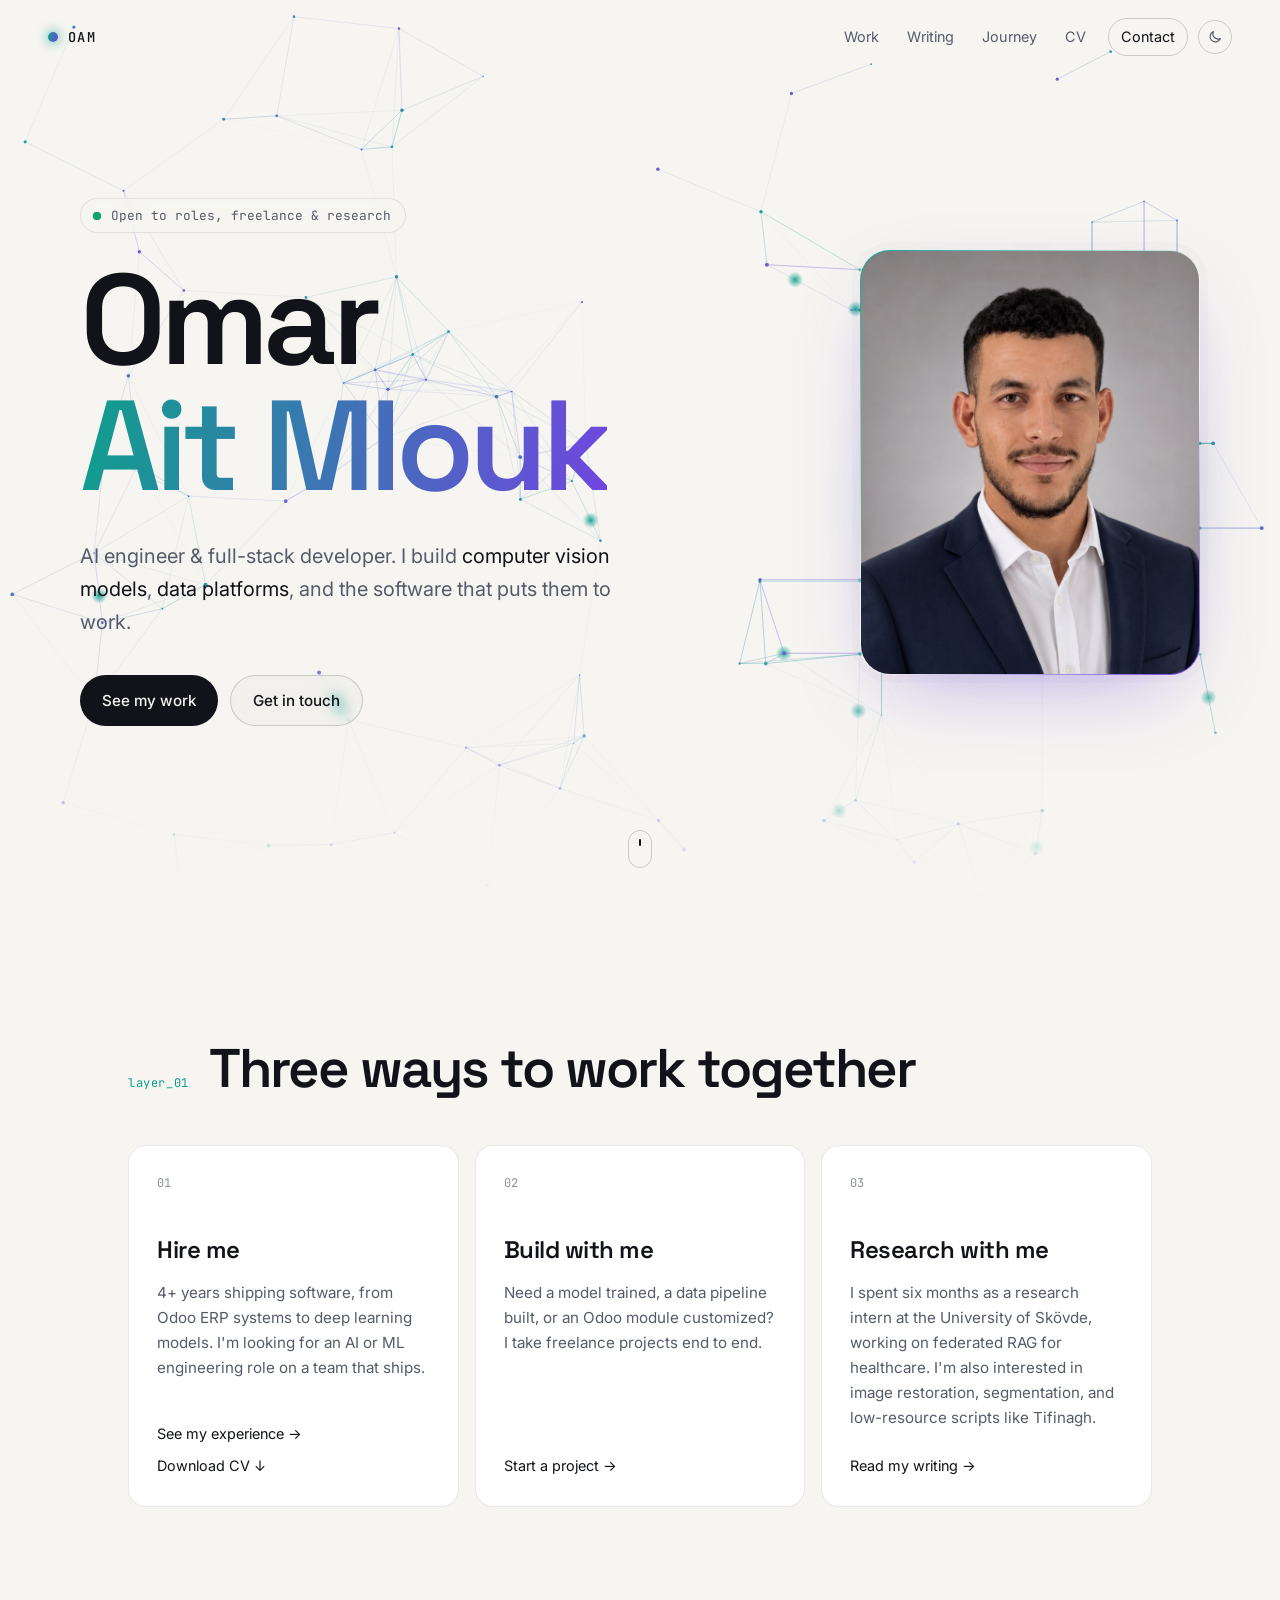
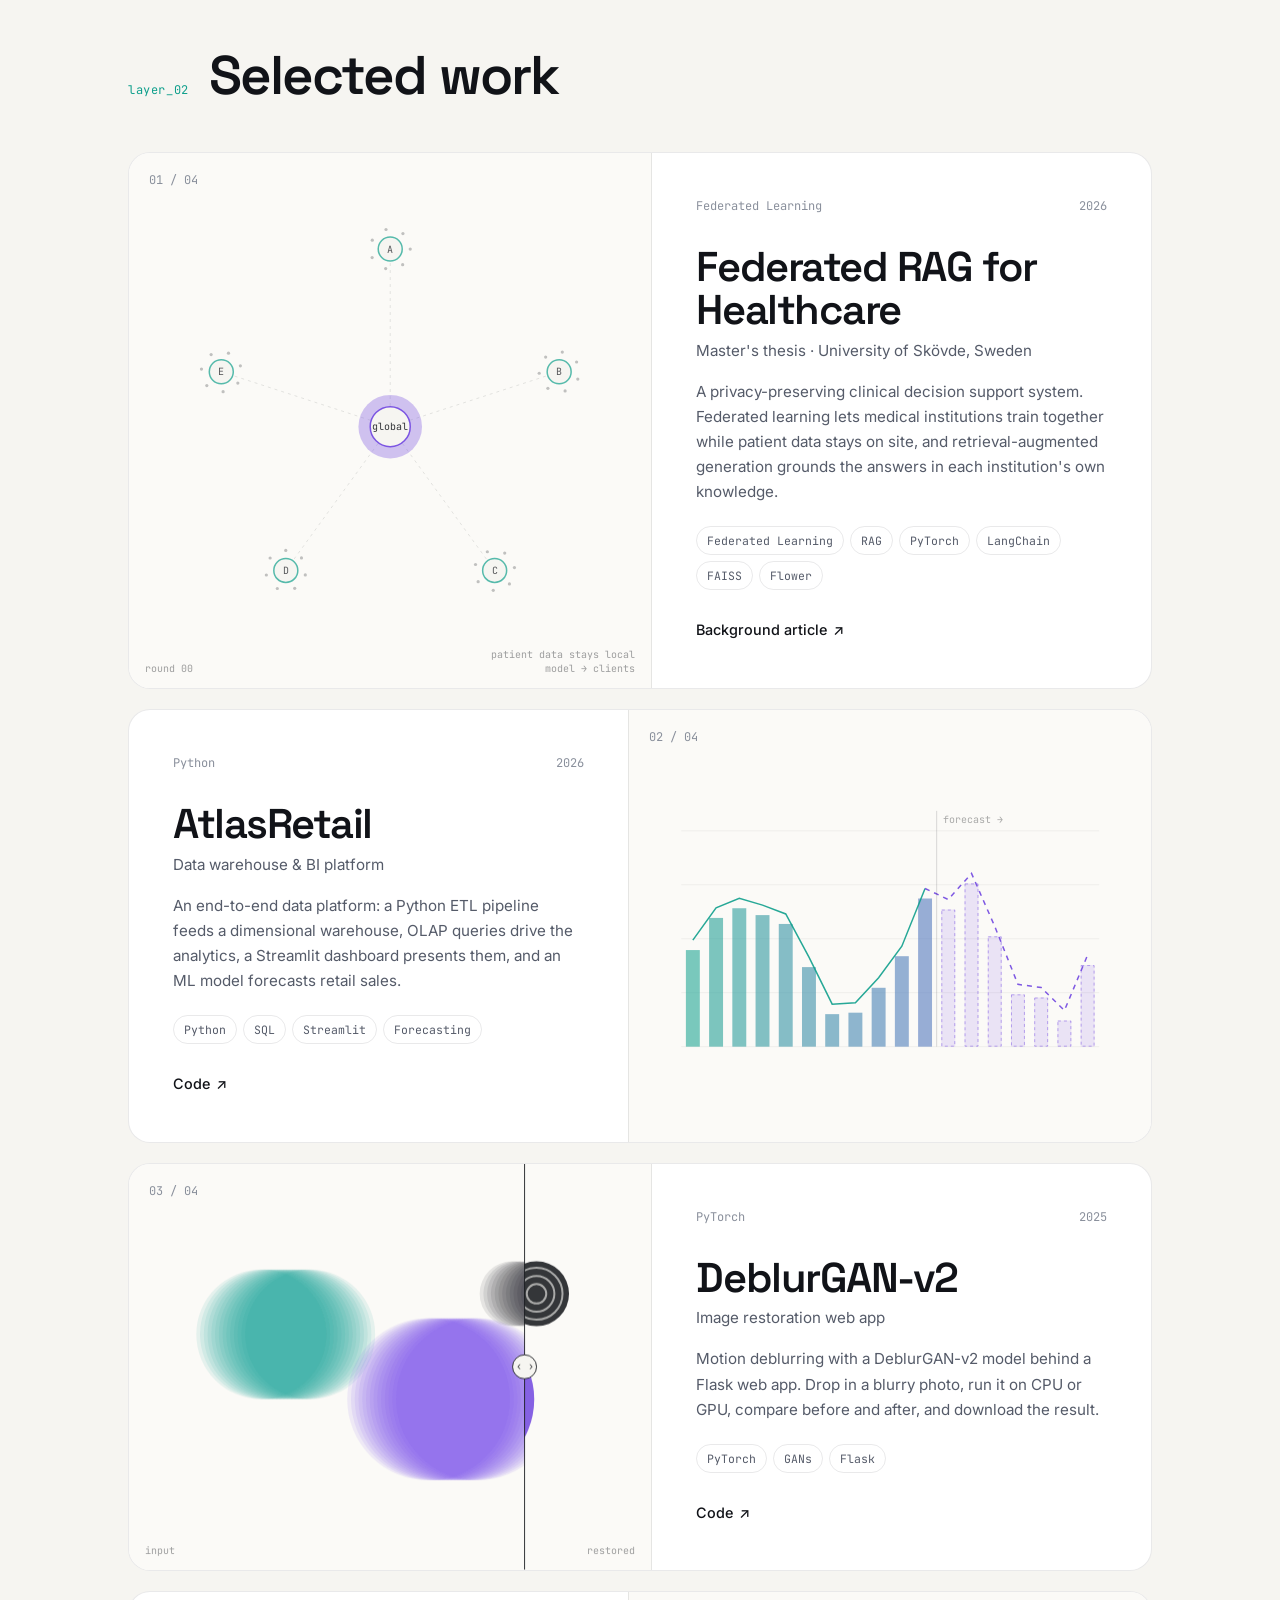
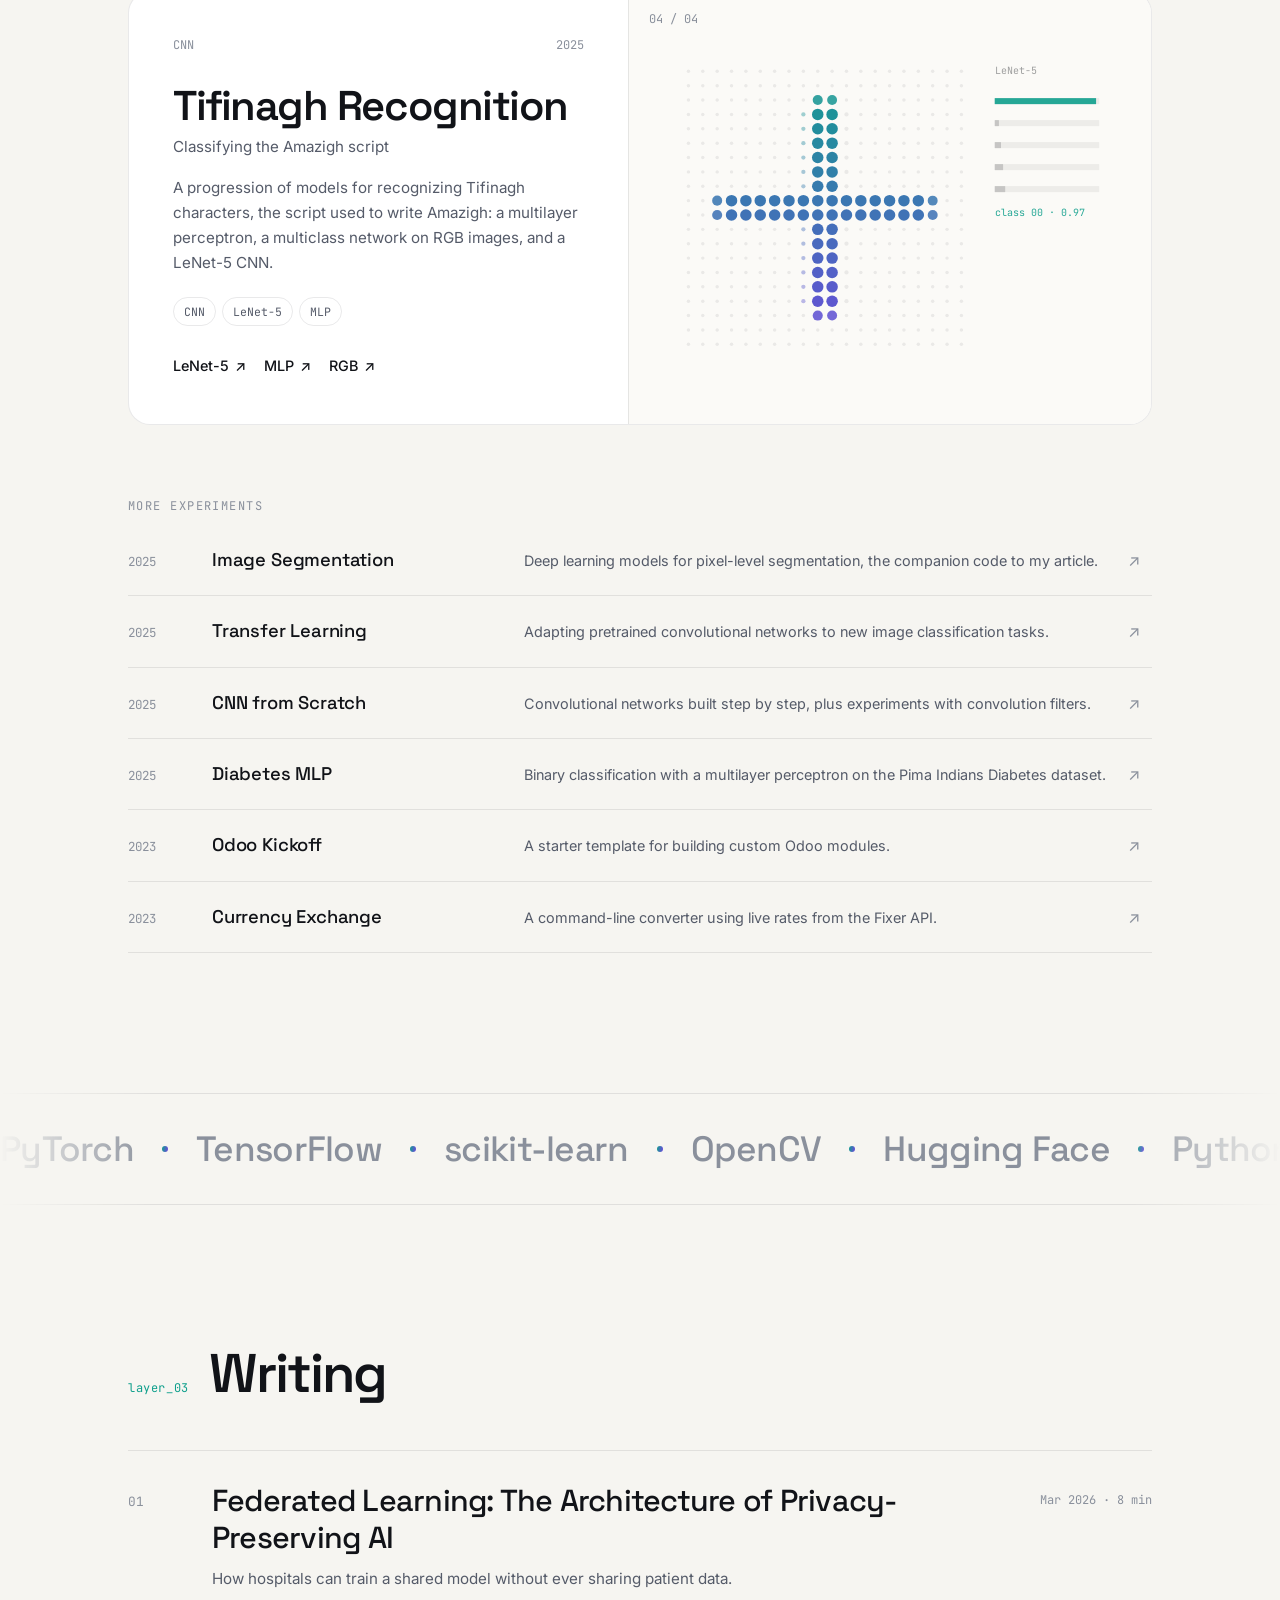
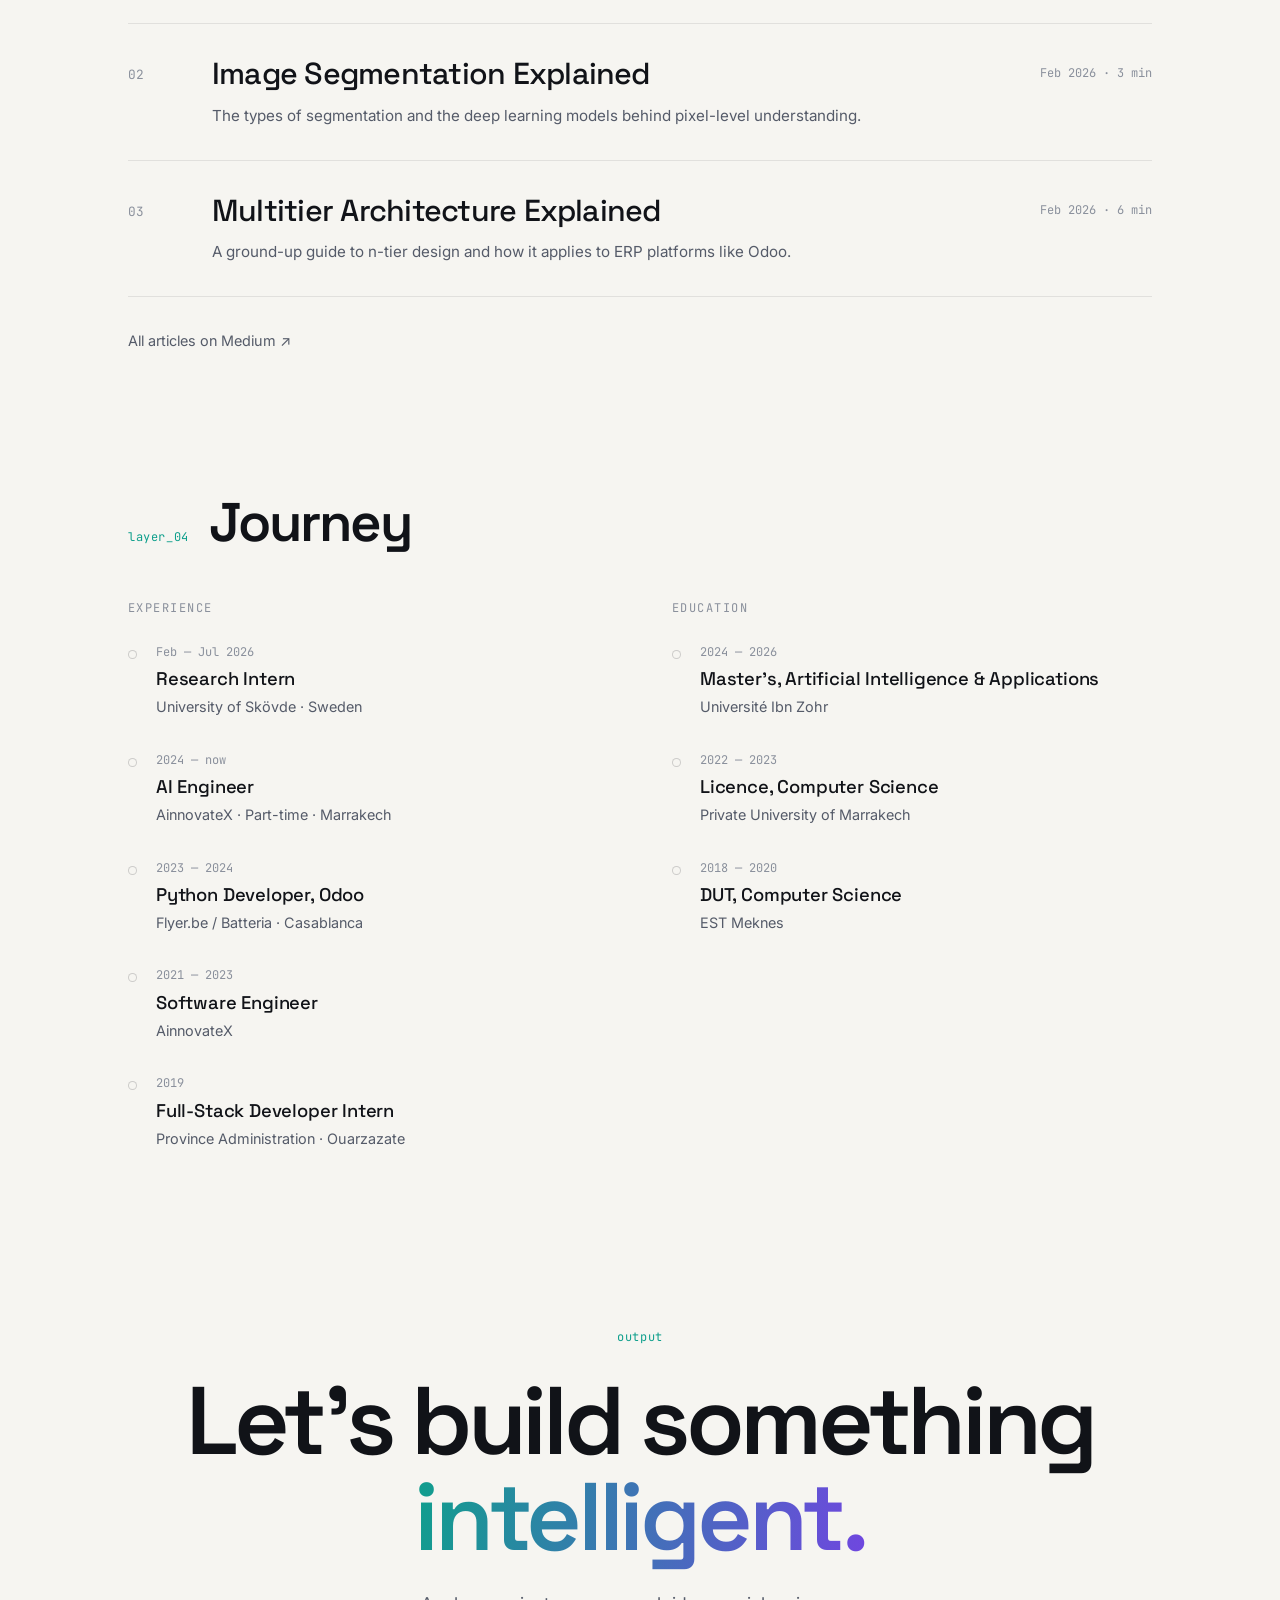
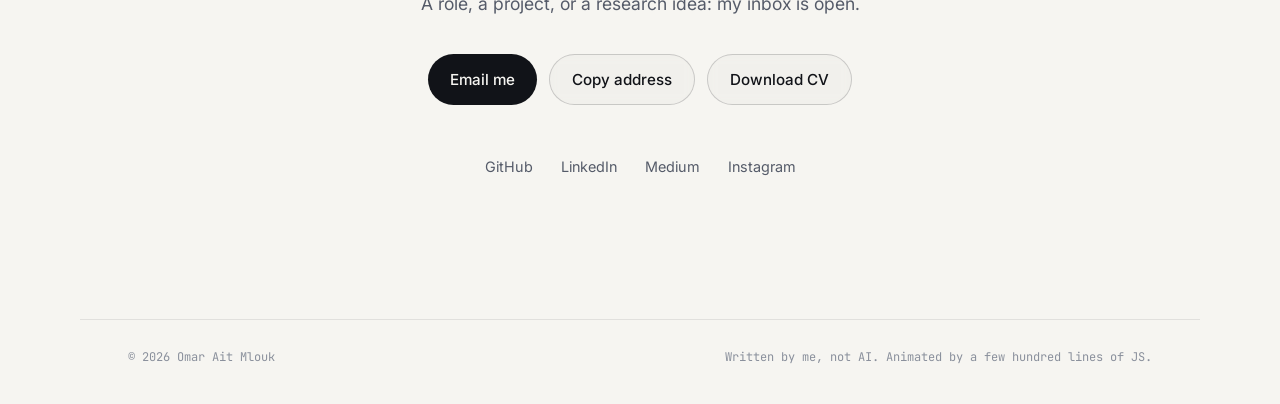
<file: index.html>
<!DOCTYPE html>
<html lang="en">
<head>
    <meta charset="UTF-8">
    <meta name="viewport" content="width=device-width, initial-scale=1.0">
    <title>Omar Ait Mlouk · AI Engineer</title>
    <meta name="description" content="AI engineer and full-stack developer building computer vision models, data platforms, and the software around them.">
    <meta name="theme-color" content="#07080B">
    <script>
        // Set the theme before first paint: saved choice, else the system setting
        (function () {
            var t = null;
            try { t = localStorage.getItem('theme'); } catch (e) {}
            if (!t) t = matchMedia('(prefers-color-scheme: light)').matches ? 'light' : 'dark';
            document.documentElement.dataset.theme = t;
        })();
    </script>

    <meta property="og:type" content="website">
    <meta property="og:title" content="Omar Ait Mlouk · AI Engineer">
    <meta property="og:description" content="Computer vision, data platforms, and the software around them.">
    <meta property="og:url" content="https://omarait-mlouk.github.io/">
    <meta property="og:image" content="https://omarait-mlouk.github.io/og.png">
    <meta property="og:image:width" content="1200">
    <meta property="og:image:height" content="630">
    <meta property="og:image:alt" content="Omar Ait Mlouk, AI engineer and full-stack developer">
    <meta name="twitter:card" content="summary_large_image">
    <meta name="twitter:image" content="https://omarait-mlouk.github.io/og.png">
    <link rel="canonical" href="https://omarait-mlouk.github.io/">

    <link rel="icon" type="image/svg+xml" href="favicon.svg">
    <link rel="preconnect" href="https://fonts.googleapis.com">
    <link rel="preconnect" href="https://fonts.gstatic.com" crossorigin>
    <link href="https://fonts.googleapis.com/css2?family=Space+Grotesk:wght@400;500;600;700&family=Inter:wght@400;500&family=JetBrains+Mono:wght@400;500&display=swap" rel="stylesheet">
    <link rel="stylesheet" href="style.css?v=202611071104">
</head>
<body>
    <a class="skip" href="#work">Skip to content</a>

    <header class="nav" id="nav">
        <a href="#top" class="nav-logo" aria-label="Omar Ait Mlouk, back to top">
            <span class="nav-mark" aria-hidden="true"></span>OAM
        </a>
        <nav class="nav-links" aria-label="Sections">
            <a href="#work">Work</a>
            <a href="#writing">Writing</a>
            <a href="#journey">Journey</a>
            <a href="resume.pdf" target="_blank" rel="noopener" data-cv>CV</a>
            <a href="#contact" class="nav-cta">Contact</a>
            <button class="theme-btn" id="themeBtn" type="button" aria-label="Toggle light and dark theme">
                <svg class="icon-sun" viewBox="0 0 24 24" aria-hidden="true"><circle cx="12" cy="12" r="4"/><path d="M12 2v2M12 20v2M4.9 4.9l1.4 1.4M17.7 17.7l1.4 1.4M2 12h2M20 12h2M4.9 19.1l1.4-1.4M17.7 6.3l1.4-1.4"/></svg>
                <svg class="icon-moon" viewBox="0 0 24 24" aria-hidden="true"><path d="M20 14.5A8 8 0 0 1 9.5 4 8 8 0 1 0 20 14.5z"/></svg>
            </button>
        </nav>
    </header>

    <main>
        <!-- Hero: live neural field -->
        <section class="hero" id="top">
            <canvas class="hero-canvas" id="field" aria-hidden="true"></canvas>
            <div class="hero-inner">
                <div class="hero-text">
                <p class="hero-kicker reveal"><span class="pulse-dot"></span>Open to roles, freelance &amp; research</p>
                <h1 class="hero-title">
                    <span class="line"><span class="word">Omar</span></span>
                    <span class="line"><span class="word">Ait&nbsp;Mlouk</span></span>
                </h1>
                <p class="hero-sub reveal">AI engineer &amp; full-stack developer. I build <em>computer vision models</em>, <em>data platforms</em>, and the software that puts them to work.</p>
                <div class="hero-actions reveal">
                    <a href="#work" class="btn btn-solid">See my work</a>
                    <a href="#contact" class="btn btn-ghost">Get in touch</a>
                </div>
                </div>
                <figure class="hero-photo">
                    <div class="photo-tilt" id="photoTilt">
                        <div class="photo-frame">
                            <img src="photo.jpg" alt="Portrait of Omar Ait Mlouk" width="900" height="900" fetchpriority="high">
                            <canvas class="photo-reveal" id="photoReveal" aria-hidden="true"></canvas>
                        </div>
                    </div>
                </figure>
            </div>
            <a href="#intro" class="scroll-hint" aria-label="Scroll down">
                <span></span>
            </a>
        </section>

        <!-- Intro: three ways to work together -->
        <section class="section" id="intro">
            <div class="section-head reveal">
                <span class="layer">layer_01</span>
                <h2>Three ways to work together</h2>
            </div>
            <div class="paths">
                <article class="path reveal">
                    <span class="path-num">01</span>
                    <h3>Hire me</h3>
                    <p>4+ years shipping software, from Odoo ERP systems to deep learning models. I'm looking for an AI or ML engineering role on a team that ships.</p>
                    <div class="path-links">
                        <a href="#journey" class="path-link">See my experience <span>→</span></a>
                        <a href="resume.pdf" class="path-link" target="_blank" rel="noopener" data-cv>Download CV <span>↓</span></a>
                    </div>
                </article>
                <article class="path reveal">
                    <span class="path-num">02</span>
                    <h3>Build with me</h3>
                    <p>Need a model trained, a data pipeline built, or an Odoo module customized? I take freelance projects end to end.</p>
                    <a href="#contact" class="path-link">Start a project <span>→</span></a>
                </article>
                <article class="path reveal">
                    <span class="path-num">03</span>
                    <h3>Research with me</h3>
                    <p>I spent six months as a research intern at the University of Skövde, working on federated RAG for healthcare. I'm also interested in image restoration, segmentation, and low-resource scripts like Tifinagh.</p>
                    <a href="#writing" class="path-link">Read my writing <span>→</span></a>
                </article>
            </div>
        </section>

        <!-- Selected work -->
        <section class="section" id="work">
            <div class="section-head reveal">
                <span class="layer">layer_02</span>
                <h2>Selected work</h2>
            </div>
            <div class="featured" id="featured"></div>

            <h3 class="sub-head reveal">More experiments</h3>
            <ul class="more" id="more"></ul>
        </section>

        <!-- Stack marquee -->
        <div class="marquee" aria-label="Tech stack">
            <div class="marquee-track" id="stack"></div>
        </div>

        <!-- Writing -->
        <section class="section" id="writing">
            <div class="section-head reveal">
                <span class="layer">layer_03</span>
                <h2>Writing</h2>
            </div>
            <ol class="articles" id="articles"></ol>
            <a href="https://omaraitmlouk.medium.com" class="more-link reveal" target="_blank" rel="noopener">All articles on Medium <span>↗</span></a>
        </section>

        <!-- Journey -->
        <section class="section" id="journey">
            <div class="section-head reveal">
                <span class="layer">layer_04</span>
                <h2>Journey</h2>
            </div>
            <div class="journey">
                <div class="timeline-col">
                    <h3 class="sub-head reveal">Experience</h3>
                    <ol class="timeline" id="experience"></ol>
                </div>
                <div class="timeline-col">
                    <h3 class="sub-head reveal">Education</h3>
                    <ol class="timeline" id="education"></ol>
                </div>
            </div>
        </section>

        <!-- Contact -->
        <section class="section contact" id="contact">
            <span class="layer reveal">output</span>
            <h2 class="contact-title reveal">Let's build something<br><span class="grad">intelligent.</span></h2>
            <p class="contact-sub reveal">A role, a project, or a research idea: my inbox is open.</p>
            <div class="contact-actions reveal">
                <a class="btn btn-solid" id="mailBtn" href="#">Email me</a>
                <button class="btn btn-ghost" id="copyBtn" type="button">Copy address</button>
                <a class="btn btn-ghost" href="resume.pdf" target="_blank" rel="noopener" data-cv>Download CV</a>
            </div>
            <ul class="socials reveal" id="socials"></ul>
        </section>
    </main>

    <footer class="footer">
        <span>© 2026 Omar Ait Mlouk</span>
        <span>Written by me, not AI. Animated by a few hundred lines of JS.</span>
    </footer>

    <script src="data.js?v=202611071104"></script>
    <script src="main.js?v=202611071104"></script>
</body>
</html>
</file>
<file: style.css>
/* ==========================================================================
   Neural portfolio
   ========================================================================== */

:root {
    --bg: #07080B;
    --bg-raised: #0D0F14;
    --line: rgba(255, 255, 255, 0.08);
    --line-strong: rgba(255, 255, 255, 0.16);
    --text: #E9EBF1;
    --muted: #8D93A3;
    --faint: #5A6070;
    --cyan: #5EEAD4;
    --violet: #A78BFA;
    --grad: linear-gradient(100deg, var(--cyan), var(--violet));

    /* Raw channels for canvas drawing and translucent surfaces */
    --cyan-rgb: 94, 234, 212;
    --violet-rgb: 167, 139, 250;
    --ink-rgb: 255, 255, 255;
    --bg-rgb: 7, 8, 11;
    --field-strength: 1;
    --visual-bg: #090A0E;
    --live: #34D399;

    --display: 'Space Grotesk', system-ui, sans-serif;
    --body: 'Inter', system-ui, sans-serif;
    --mono: 'JetBrains Mono', ui-monospace, monospace;

    --wrap: 1120px;
    --pad: clamp(16px, 5vw, 48px);
    --ease-out: cubic-bezier(0.16, 1, 0.3, 1);
}

[data-theme="light"] {
    --bg: #F6F5F1;
    --bg-raised: #FFFFFF;
    --line: rgba(17, 19, 24, 0.09);
    --line-strong: rgba(17, 19, 24, 0.18);
    --text: #111318;
    --muted: #555B69;
    --faint: #8A909C;
    --cyan: #0F9F8C;
    --violet: #7046E0;
    --cyan-rgb: 15, 159, 140;
    --violet-rgb: 112, 70, 224;
    --ink-rgb: 17, 19, 24;
    --bg-rgb: 246, 245, 241;
    --field-strength: 1.7;
    --visual-bg: #FBFAF7;
    --live: #10A36C;
}

*, *::before, *::after { box-sizing: border-box; margin: 0; padding: 0; }

html {
    scroll-behavior: smooth;
    scroll-padding-top: 72px;
    -webkit-text-size-adjust: 100%;
}

body {
    background: var(--bg);
    transition: background 0.4s, color 0.4s;
    color: var(--text);
    font-family: var(--body);
    font-size: 1rem;
    line-height: 1.65;
    -webkit-font-smoothing: antialiased;
    overflow-x: hidden;
}

a { color: inherit; text-decoration: none; }
ul, ol { list-style: none; }
button { font: inherit; color: inherit; background: none; border: 0; cursor: pointer; }

::selection { background: var(--cyan); color: var(--bg); }

:focus-visible {
    outline: 2px solid var(--cyan);
    outline-offset: 3px;
    border-radius: 4px;
}

.skip {
    position: absolute;
    left: 16px;
    top: -48px;
    z-index: 100;
    padding: 8px 14px;
    background: var(--text);
    color: var(--bg);
    border-radius: 6px;
}

.skip:focus { top: 16px; }

/* Buttons
   ========================================================================== */

.btn {
    display: inline-flex;
    align-items: center;
    gap: 8px;
    padding: 12px 22px;
    border-radius: 999px;
    font-size: 0.95rem;
    font-weight: 500;
    transition: transform 0.3s var(--ease-out), background 0.2s, border-color 0.2s, box-shadow 0.3s;
}

.btn:hover { transform: translateY(-2px); }

.btn-solid {
    background: var(--text);
    color: var(--bg);
}

.btn-solid:hover { box-shadow: 0 8px 32px -8px rgba(var(--cyan-rgb), 0.5); }

.btn-ghost {
    border: 1px solid var(--line-strong);
    background: rgba(var(--ink-rgb), 0.02);
    backdrop-filter: blur(6px);
}

.btn-ghost:hover { border-color: var(--cyan); }

/* Nav
   ========================================================================== */

.nav {
    position: fixed;
    inset: 0 0 auto 0;
    z-index: 50;
    display: flex;
    align-items: center;
    justify-content: space-between;
    padding: 18px var(--pad);
    transition: background 0.3s, border-color 0.3s, padding 0.3s;
    border-bottom: 1px solid transparent;
}

.nav.scrolled {
    background: rgba(var(--bg-rgb), 0.72);
    backdrop-filter: blur(14px) saturate(1.4);
    -webkit-backdrop-filter: blur(14px) saturate(1.4);
    border-color: var(--line);
    padding-block: 12px;
}

.nav-logo {
    display: flex;
    align-items: center;
    gap: 10px;
    font-family: var(--mono);
    font-size: 0.85rem;
    font-weight: 500;
    letter-spacing: 0.1em;
}

.nav-mark {
    width: 10px;
    height: 10px;
    border-radius: 50%;
    background: var(--grad);
    box-shadow: 0 0 12px var(--cyan);
}

.nav-links {
    display: flex;
    align-items: center;
    gap: 4px;
}

.nav-links a {
    font-size: 0.9rem;
    color: var(--muted);
    padding: 6px 12px;
    border-radius: 999px;
    transition: color 0.2s, background 0.2s;
}

.nav-links a:hover,
.nav-links a.active { color: var(--text); }

.nav-links .nav-cta {
    color: var(--text);
    border: 1px solid var(--line-strong);
    margin-left: 6px;
}

.nav-links .nav-cta:hover { border-color: var(--cyan); }

.theme-btn {
    display: grid;
    place-items: center;
    width: 34px;
    height: 34px;
    margin-left: 6px;
    border: 1px solid var(--line-strong);
    border-radius: 50%;
    color: var(--muted);
    transition: color 0.2s, border-color 0.2s, transform 0.5s var(--ease-out);
}

.theme-btn:hover {
    color: var(--text);
    border-color: var(--cyan);
    transform: rotate(-20deg);
}

.theme-btn svg {
    width: 16px;
    height: 16px;
    fill: none;
    stroke: currentColor;
    stroke-width: 1.8;
    stroke-linecap: round;
    stroke-linejoin: round;
}

.icon-moon { display: none; }
[data-theme="light"] .icon-sun { display: none; }
[data-theme="light"] .icon-moon { display: block; }

/* Hero
   ========================================================================== */

.hero {
    position: relative;
    min-height: 100vh;
    min-height: 100svh;
    display: flex;
    align-items: center;
    padding: 120px var(--pad) 96px;
    overflow: hidden;
}

.hero-canvas {
    position: absolute;
    inset: 0;
    width: 100%;
    height: 100%;
}

/* Fade the field into the page so the hero has no hard bottom edge */
.hero::after {
    content: '';
    position: absolute;
    inset: auto 0 0 0;
    height: 30%;
    background: linear-gradient(transparent, var(--bg));
    pointer-events: none;
}

.hero-inner {
    position: relative;
    z-index: 1;
    display: grid;
    grid-template-columns: minmax(0, 1.45fr) minmax(0, 0.75fr);
    align-items: center;
    gap: clamp(32px, 5vw, 72px);
    width: 100%;
    max-width: var(--wrap);
    margin: 0 auto;
    pointer-events: none;
}

/* Portrait */
.hero-photo {
    position: relative;
    justify-self: end;
    width: 100%;
    max-width: 340px;
    opacity: 0;
    transform: translateY(24px) scale(0.96);
    animation: photoIn 1.2s var(--ease-out) 0.35s forwards;
}

@keyframes photoIn {
    to { opacity: 1; transform: none; }
}

/* Tilt lives on its own layer so it doesn't fight the float animation */
.photo-tilt {
    --rx: 0deg;
    --ry: 0deg;
    --sx: 50%;
    --sy: 30%;
    pointer-events: auto;
    transform: perspective(900px) rotateX(var(--rx)) rotateY(var(--ry));
    transition: transform 0.6s var(--ease-out);
    will-change: transform;
}

.photo-tilt.tilting { transition: transform 0.12s linear; }

.photo-frame {
    overflow: hidden;
}

/* Light sheen that follows the cursor */
.photo-frame::after {
    content: '';
    position: absolute;
    inset: 1px;
    z-index: 2;
    border-radius: 29px;
    background: radial-gradient(420px circle at var(--sx) var(--sy), rgba(255, 255, 255, 0.22), transparent 45%);
    mix-blend-mode: soft-light;
    opacity: 0;
    transition: opacity 0.4s;
    pointer-events: none;
}

.photo-tilt.tilting .photo-frame::after { opacity: 1; }

/* Dot-matrix layer that resolves into the photo on load */
.photo-reveal {
    position: absolute;
    inset: 1px;
    z-index: 1;
    width: calc(100% - 2px);
    height: calc(100% - 2px);
    border-radius: 29px;
    pointer-events: none;
}

.photo-frame {
    position: relative;
    padding: 1px;
    border-radius: 30px;
    background: linear-gradient(140deg, var(--cyan), transparent 45%, transparent 60%, var(--violet));
    box-shadow: 0 30px 80px -30px rgba(var(--violet-rgb), 0.45), 0 0 0 8px rgba(var(--ink-rgb), 0.02);
    animation: float 7s ease-in-out 1.6s infinite;
}

/* Soft glow behind the portrait */
.hero-photo::before {
    content: '';
    position: absolute;
    inset: 12% -10% -6%;
    z-index: -1;
    border-radius: 50%;
    background: radial-gradient(closest-side, rgba(var(--cyan-rgb), 0.22), transparent);
    filter: blur(20px);
}

.photo-frame img {
    display: block;
    width: 100%;
    height: auto;
    aspect-ratio: 4 / 5;
    object-fit: cover;
    object-position: 50% 28%;
    border-radius: 29px;
}

@keyframes float {
    0%, 100% { transform: translateY(0); }
    50% { transform: translateY(-10px); }
}


.hero-inner a { pointer-events: auto; }

.hero-kicker {
    display: inline-flex;
    align-items: center;
    gap: 10px;
    font-family: var(--mono);
    font-size: 0.8rem;
    color: var(--muted);
    padding: 6px 14px 6px 12px;
    border: 1px solid var(--line);
    border-radius: 999px;
    background: rgba(var(--bg-rgb), 0.5);
    backdrop-filter: blur(6px);
}

.pulse-dot {
    position: relative;
    width: 8px;
    height: 8px;
    border-radius: 50%;
    background: var(--live);
}

.pulse-dot::after {
    content: '';
    position: absolute;
    inset: 0;
    border-radius: 50%;
    background: var(--live);
    animation: ping 2s var(--ease-out) infinite;
}

@keyframes ping {
    0% { transform: scale(1); opacity: 0.8; }
    100% { transform: scale(3); opacity: 0; }
}

.hero-title {
    font-family: var(--display);
    font-weight: 600;
    font-size: clamp(3.4rem, 10vw, 8.2rem);
    line-height: 0.92;
    letter-spacing: -0.045em;
    margin: 28px 0 28px;
}

.hero-title .line {
    display: block;
    overflow: hidden;
    padding-bottom: 0.06em;
}

.hero-title .word {
    display: inline-block;
    transform: translateY(105%);
    animation: rise 1.1s var(--ease-out) forwards;
}

.hero-title .line:nth-child(2) .word {
    animation-delay: 0.12s;
    background: var(--grad);
    -webkit-background-clip: text;
    background-clip: text;
    color: transparent;
}

@keyframes rise {
    to { transform: translateY(0); }
}

.hero-sub {
    max-width: 34rem;
    font-size: clamp(1.05rem, 1.6vw, 1.25rem);
    color: var(--muted);
}

.hero-sub em {
    font-style: normal;
    color: var(--text);
}

.hero-actions {
    display: flex;
    flex-wrap: wrap;
    gap: 12px;
    margin-top: 36px;
}

.scroll-hint {
    position: absolute;
    left: 50%;
    bottom: 32px;
    z-index: 2;
    width: 24px;
    height: 38px;
    margin-left: -12px;
    border: 1px solid var(--line-strong);
    border-radius: 12px;
}

.scroll-hint span {
    position: absolute;
    left: 50%;
    top: 8px;
    width: 2px;
    height: 7px;
    margin-left: -1px;
    border-radius: 2px;
    background: var(--text);
    animation: scrollDot 1.8s var(--ease-out) infinite;
}

@keyframes scrollDot {
    0% { transform: translateY(0); opacity: 1; }
    70% { transform: translateY(12px); opacity: 0; }
    100% { transform: translateY(0); opacity: 0; }
}

/* Sections
   ========================================================================== */

.section {
    max-width: var(--wrap);
    margin: 0 auto;
    padding: clamp(80px, 12vw, 140px) var(--pad) 0;
}

.section-head {
    display: flex;
    align-items: baseline;
    gap: 20px;
    margin-bottom: 48px;
}

.layer {
    font-family: var(--mono);
    font-size: 0.75rem;
    color: var(--cyan);
    letter-spacing: 0.05em;
}

.section-head h2 {
    font-family: var(--display);
    font-size: clamp(2rem, 5vw, 3.4rem);
    font-weight: 600;
    letter-spacing: -0.035em;
    line-height: 1.05;
}

.sub-head {
    font-family: var(--mono);
    font-size: 0.75rem;
    font-weight: 400;
    text-transform: uppercase;
    letter-spacing: 0.12em;
    color: var(--faint);
    margin: 72px 0 8px;
}

/* Reveal on scroll */
.reveal {
    opacity: 0;
    transform: translateY(28px);
    transition: opacity 0.9s var(--ease-out), transform 0.9s var(--ease-out);
    transition-delay: var(--d, 0s);
}

.reveal.in {
    opacity: 1;
    transform: none;
}

/* Paths
   ========================================================================== */

.paths {
    display: grid;
    grid-template-columns: repeat(3, 1fr);
    gap: 16px;
}

.path {
    position: relative;
    display: flex;
    flex-direction: column;
    padding: 28px;
    border: 1px solid var(--line);
    border-radius: 18px;
    background: var(--bg-raised);
    overflow: hidden;
}

.path::before {
    content: '';
    position: absolute;
    inset: 0 0 auto 0;
    height: 1px;
    background: var(--grad);
    transform: scaleX(0);
    transform-origin: left;
    transition: transform 0.6s var(--ease-out);
}

.path:hover::before { transform: scaleX(1); }

.path-num {
    font-family: var(--mono);
    font-size: 0.75rem;
    color: var(--faint);
}

.path h3 {
    font-family: var(--display);
    font-size: 1.5rem;
    font-weight: 600;
    letter-spacing: -0.02em;
    margin: 36px 0 10px;
}

.path p {
    color: var(--muted);
    font-size: 0.95rem;
    flex: 1;
}

.path-links {
    display: flex;
    flex-wrap: wrap;
    gap: 8px 20px;
    margin-top: 24px;
}

.path-link {
    margin-top: 24px;
    font-size: 0.9rem;
    color: var(--text);
}

.path-link span {
    display: inline-block;
    transition: transform 0.3s var(--ease-out);
}

.path-links .path-link { margin-top: 0; }

.path-link:hover span { transform: translateX(4px); }

/* Featured work
   ========================================================================== */

.featured {
    display: flex;
    flex-direction: column;
    gap: 20px;
}

.card {
    --mx: 50%;
    --my: 50%;
    position: relative;
    display: grid;
    grid-template-columns: 1.05fr 1fr;
    border: 1px solid var(--line);
    border-radius: 22px;
    background: var(--bg-raised);
    overflow: hidden;
    isolation: isolate;
}

/* Cursor spotlight */
.card::before {
    content: '';
    position: absolute;
    inset: 0;
    z-index: -1;
    background: radial-gradient(520px circle at var(--mx) var(--my), rgba(var(--cyan-rgb), 0.08), transparent 45%);
    opacity: 0;
    transition: opacity 0.4s;
}

.card:hover::before { opacity: 1; }

.card:nth-child(even) { grid-template-columns: 1fr 1.05fr; }
.card:nth-child(even) .card-visual { order: 2; }

.card-visual {
    position: relative;
    min-height: 340px;
    border-right: 1px solid var(--line);
    background: var(--visual-bg);
}

.card:nth-child(even) .card-visual {
    border-right: 0;
    border-left: 1px solid var(--line);
}

.card-visual canvas {
    position: absolute;
    inset: 0;
    width: 100%;
    height: 100%;
}

.card-index {
    position: absolute;
    top: 18px;
    left: 20px;
    font-family: var(--mono);
    font-size: 0.75rem;
    color: var(--faint);
}

.card-body {
    display: flex;
    flex-direction: column;
    padding: clamp(28px, 4vw, 44px);
}

.card-meta {
    display: flex;
    justify-content: space-between;
    font-family: var(--mono);
    font-size: 0.75rem;
    color: var(--faint);
}

.card-body h3 {
    font-family: var(--display);
    font-size: clamp(1.8rem, 3.4vw, 2.6rem);
    font-weight: 600;
    letter-spacing: -0.035em;
    line-height: 1.05;
    margin-top: 28px;
}

.card-subtitle {
    color: var(--cyan);
    font-size: 0.95rem;
    margin: 6px 0 16px;
}

.card-body p {
    color: var(--muted);
    font-size: 0.95rem;
}

.tags {
    display: flex;
    flex-wrap: wrap;
    gap: 6px;
    margin: 22px 0 28px;
}

.tags li {
    font-family: var(--mono);
    font-size: 0.72rem;
    color: var(--muted);
    padding: 4px 10px;
    border: 1px solid var(--line);
    border-radius: 999px;
}

.card-links {
    display: flex;
    flex-wrap: wrap;
    gap: 18px;
    margin-top: auto;
}

.arrow-link {
    display: inline-flex;
    align-items: center;
    gap: 6px;
    font-size: 0.9rem;
    font-weight: 500;
    padding-bottom: 2px;
    background: linear-gradient(var(--cyan), var(--cyan)) left bottom / 0 1px no-repeat;
    transition: background-size 0.4s var(--ease-out), color 0.2s;
}

.arrow-link:hover {
    color: var(--cyan);
    background-size: 100% 1px;
}

/* More experiments list
   ========================================================================== */

.more li {
    border-bottom: 1px solid var(--line);
}

.more a {
    display: grid;
    grid-template-columns: 64px minmax(180px, 1fr) 2fr 24px;
    align-items: baseline;
    gap: 20px;
    padding: 20px 0;
    transition: padding 0.4s var(--ease-out), background 0.3s;
}

.more a:hover {
    padding-inline: 14px;
    background: rgba(var(--ink-rgb), 0.02);
}

.more-year {
    font-family: var(--mono);
    font-size: 0.78rem;
    color: var(--faint);
}

.more-title {
    font-family: var(--display);
    font-size: 1.15rem;
    font-weight: 500;
    letter-spacing: -0.01em;
}

.more-desc {
    font-size: 0.9rem;
    color: var(--muted);
}

.more-arrow {
    color: var(--faint);
    transition: color 0.2s, transform 0.3s var(--ease-out);
}

.more a:hover .more-arrow {
    color: var(--cyan);
    transform: translate(2px, -2px);
}

/* Stack marquee
   ========================================================================== */

.marquee {
    margin-top: clamp(80px, 12vw, 140px);
    padding: 26px 0;
    border-block: 1px solid var(--line);
    overflow: hidden;
    mask-image: linear-gradient(90deg, transparent, #000 12%, #000 88%, transparent);
    -webkit-mask-image: linear-gradient(90deg, transparent, #000 12%, #000 88%, transparent);
}

.marquee-track {
    display: flex;
    width: max-content;
    animation: marquee 40s linear infinite;
}

.marquee:hover .marquee-track { animation-play-state: paused; }

.marquee-track span {
    display: inline-flex;
    align-items: center;
    gap: 28px;
    padding-right: 28px;
    font-family: var(--display);
    font-size: clamp(1.4rem, 3vw, 2.2rem);
    font-weight: 500;
    letter-spacing: -0.02em;
    color: var(--faint);
    white-space: nowrap;
    transition: color 0.2s;
}

.marquee-track span:hover { color: var(--text); }

.marquee-track span::after {
    content: '';
    width: 6px;
    height: 6px;
    border-radius: 50%;
    background: var(--grad);
}

@keyframes marquee {
    to { transform: translateX(-50%); }
}

/* Writing
   ========================================================================== */

.articles {
    border-top: 1px solid var(--line);
    counter-reset: art;
}

.articles li { border-bottom: 1px solid var(--line); }

.article {
    position: relative;
    display: grid;
    grid-template-columns: 60px 1fr auto;
    gap: 24px;
    align-items: start;
    padding: 32px 0;
}

.article-num {
    font-family: var(--mono);
    font-size: 0.8rem;
    color: var(--faint);
    padding-top: 8px;
}

.article h3 {
    font-family: var(--display);
    font-size: clamp(1.3rem, 2.6vw, 1.9rem);
    font-weight: 500;
    letter-spacing: -0.025em;
    line-height: 1.2;
    background: var(--grad) left 92% / 0 2px no-repeat;
    display: inline;
    transition: background-size 0.6s var(--ease-out);
}

.article:hover h3 { background-size: 100% 2px; }

.article p {
    color: var(--muted);
    font-size: 0.95rem;
    margin-top: 10px;
}

.article-meta {
    font-family: var(--mono);
    font-size: 0.75rem;
    color: var(--faint);
    text-align: right;
    white-space: nowrap;
    padding-top: 8px;
}

.more-link {
    display: inline-block;
    margin-top: 32px;
    font-size: 0.9rem;
    color: var(--muted);
    transition: color 0.2s;
}

.more-link:hover { color: var(--cyan); }

/* Journey
   ========================================================================== */

.journey {
    display: grid;
    grid-template-columns: 1fr 1fr;
    gap: 64px;
}

.journey .sub-head { margin-top: 0; margin-bottom: 24px; }

.timeline {
    position: relative;
    padding-left: 28px;
}

/* The line draws itself as the column scrolls into view */
.timeline::before {
    content: '';
    position: absolute;
    left: 4px;
    top: 8px;
    bottom: 8px;
    width: 1px;
    background: linear-gradient(var(--cyan), var(--violet), transparent);
    transform: scaleY(var(--progress, 0));
    transform-origin: top;
}

.timeline li {
    position: relative;
    padding-bottom: 32px;
}

.timeline li::before {
    content: '';
    position: absolute;
    left: -28px;
    top: 7px;
    width: 9px;
    height: 9px;
    border-radius: 50%;
    background: var(--bg);
    border: 1px solid var(--line-strong);
    transition: border-color 0.4s, box-shadow 0.4s, background 0.4s;
}

.timeline li.in::before {
    border-color: var(--cyan);
    background: var(--cyan);
    box-shadow: 0 0 12px var(--cyan);
}

.tl-when {
    font-family: var(--mono);
    font-size: 0.75rem;
    color: var(--faint);
}

.tl-role {
    font-family: var(--display);
    font-size: 1.15rem;
    font-weight: 500;
    letter-spacing: -0.01em;
    margin-top: 2px;
}

.tl-where {
    font-size: 0.9rem;
    color: var(--muted);
}

/* Contact
   ========================================================================== */

.contact {
    text-align: center;
    padding-bottom: clamp(80px, 12vw, 140px);
}

.contact-title {
    font-family: var(--display);
    font-size: clamp(2.6rem, 8vw, 6rem);
    font-weight: 600;
    letter-spacing: -0.045em;
    line-height: 1;
    margin: 24px 0;
}

.grad {
    background: var(--grad);
    -webkit-background-clip: text;
    background-clip: text;
    color: transparent;
}

.contact-sub {
    color: var(--muted);
    font-size: 1.1rem;
}

.contact-actions {
    display: flex;
    justify-content: center;
    flex-wrap: wrap;
    gap: 12px;
    margin-top: 36px;
}

.socials {
    display: flex;
    justify-content: center;
    flex-wrap: wrap;
    gap: 8px 28px;
    margin-top: 48px;
}

.socials a {
    font-size: 0.9rem;
    color: var(--muted);
    transition: color 0.2s;
}

.socials a:hover { color: var(--cyan); }

/* Footer
   ========================================================================== */

.footer {
    display: flex;
    justify-content: space-between;
    flex-wrap: wrap;
    gap: 8px 24px;
    max-width: var(--wrap);
    margin: 0 auto;
    padding: 28px var(--pad) 36px;
    border-top: 1px solid var(--line);
    font-family: var(--mono);
    font-size: 0.75rem;
    color: var(--faint);
}

/* Responsive
   ========================================================================== */

@media (max-width: 900px) {
    .hero-inner {
        grid-template-columns: 1fr;
        gap: 28px;
    }

    .hero-photo {
        order: -1;
        justify-self: start;
        max-width: 120px;
    }

    .photo-frame,
    .photo-frame img { border-radius: 50%; }

    /* Tighter crop on the face for the small round version */
    .photo-frame img {
        aspect-ratio: 1;
        transform: scale(1.5);
        transform-origin: 50% 30%;
    }


    .paths { grid-template-columns: 1fr; }

    .card,
    .card:nth-child(even) { grid-template-columns: 1fr; }

    .card:nth-child(even) .card-visual { order: 0; }

    .card-visual,
    .card:nth-child(even) .card-visual {
        min-height: 220px;
        border: 0;
        border-bottom: 1px solid var(--line);
    }

    .more a { grid-template-columns: 56px 1fr 20px; }
    .more-desc { grid-column: 2; grid-row: 2; }
    .more-arrow { grid-column: 3; grid-row: 1; }

    .journey { grid-template-columns: 1fr; gap: 48px; }
}

@media (max-width: 600px) {
    .nav-links a:not(.nav-cta) { display: none; }

    .section-head { flex-direction: column; gap: 8px; }

    .article { grid-template-columns: 1fr; gap: 6px; }
    .article-num { display: none; }
    .article-meta { text-align: left; order: -1; padding-top: 0; }

    .footer { flex-direction: column; }
}

@media (prefers-reduced-motion: reduce) {
    html { scroll-behavior: auto; }

    *, *::before, *::after {
        animation-duration: 0.01ms !important;
        animation-iteration-count: 1 !important;
        transition-duration: 0.01ms !important;
    }

    .reveal { opacity: 1; transform: none; }
    .hero-title .word { transform: none; }
    .hero-photo { opacity: 1; transform: none; }
    .photo-reveal { display: none; }
    .timeline::before { transform: none; }
    .marquee-track { animation: none; flex-wrap: wrap; width: auto; }
}
</file>
